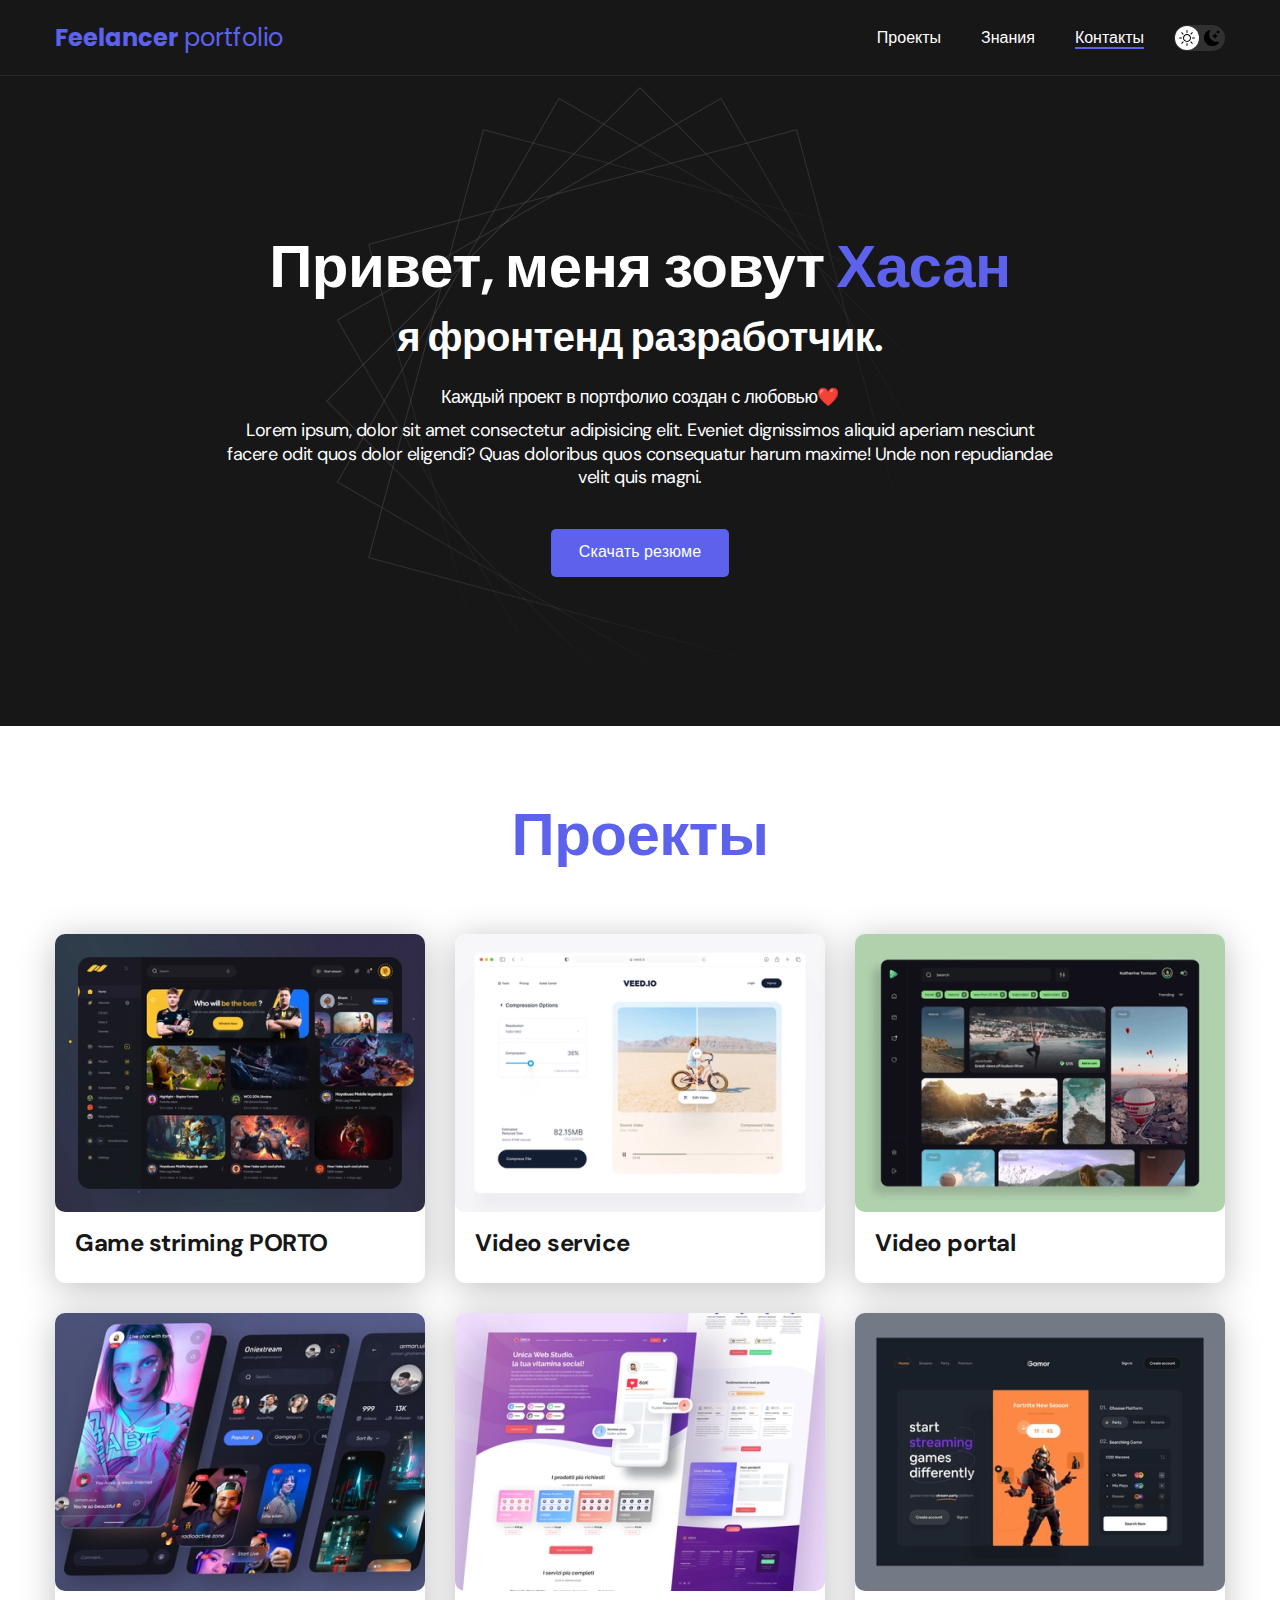
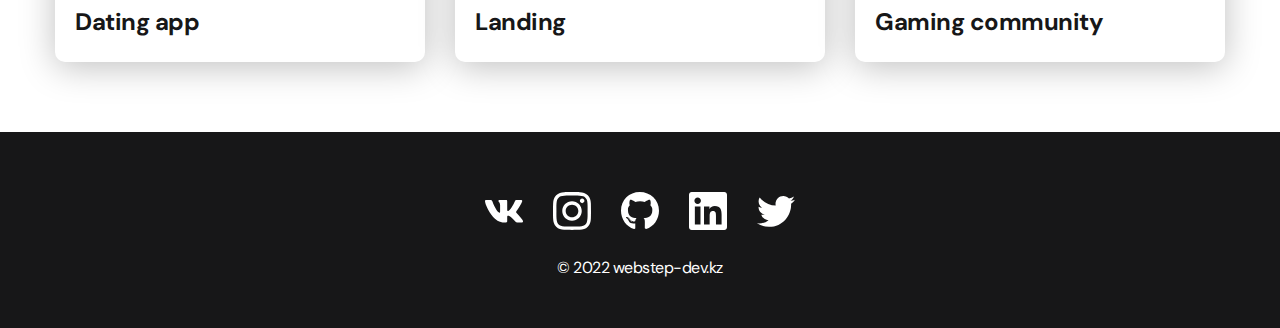
<file: index.html>
<!DOCTYPE html>
<html lang="en">
<head>
   <meta charset="UTF-8">
   <meta name="viewport" content="width=device-width, initial-scale=1.0">
   <title>Webstep portfolio</title>
   <link rel="stylesheet" href="./css/main.css">
</head>
<body>
   <nav class="nav">
      <div class="container">
        <div class="nav-row">
           <a href="/" class="logo"><strong>Feelancer</strong> portfolio</a>

           <button class="dark-mode-btn">
              <img src="./img/icons/sun.svg" alt="Light mode" class="dark-mode-btn_icon">
              <img src="./img/icons/moon.svg" alt="Dark mode" class="dark-mode-btn_icon">
           </button>

           <ul class="nav-list">
              <li class="nav-list__item"><a href="./index.html" class="nav-list__link">Проекты</a></li>
              <li class="nav-list__item"><a href="./skills.html" class="nav-list__link">Знания</a></li>
              <li class="nav-list__item"><a href="./contacts.html" class="nav-list__link nav-list__link--active">Контакты</a></li>
           </ul>
        </div>
     </div>
  </nav>
   <header class="header">
         <div class="header__wrapper">
            <h1 class="header__title">
               <strong>Привет, меня зовут <em>Хасан</em></strong>
               <br>я фронтенд разработчик. 
            </h1>
            <div class="header__text">
               <p>Каждый проект в портфолио создан с любовью❤️</p>
               <p>Lorem ipsum, dolor sit amet consectetur adipisicing elit. Eveniet dignissimos
                   aliquid aperiam nesciunt facere odit quos dolor eligendi? Quas doloribus quos 
                   consequatur harum maxime! Unde non repudiandae velit quis magni.</p>
            </div>
            <a href="#!" class="btn">Скачать резюме</a>
         </div>
   </header>
   <main class="section">
      <div class="container">
         <h2 class="title-1">Проекты</h2>
         <ul class="projects">
            <li class="project">
               <a href="./project-page.html">
                  <img src="./img/projects/01.jpg" alt="project img-1" class="project__img">
                  <h3 class="project__title">Game striming PORTO</h3>
               </a>
            </li>
            <li class="project">
               <a href="./project-page.html">
                  <img src="./img/projects/02.jpg" alt="project img-2" class="project__img">
                  <h3 class="project__title">Video service</h3>
               </a>
            </li>
            <li class="project">
               <a href="./project-page.html">
                  <img src="./img/projects/03.jpg" alt="project img-3" class="project__img">
                  <h3 class="project__title">Video portal</h3>
               </a>
            </li>
            <li class="project">
               <a href="./project-page.html">
                  <img src="./img/projects/04.jpg" alt="project img-4" class="project__img">
                  <h3 class="project__title">Dating app</h3>
               </a>
            </li>
            <li class="project">
                  <a href="./project-page.html">
                  <img src="./img/projects/05.jpg" alt="project img-5" class="project__img">
                  <h3 class="project__title">Landing</h3>
               </a>
            </li>
            <li class="project">
               <a href="./project-page.html">
                  <img src="./img/projects/06.jpg" alt="project img-6" class="project__img">
                  <h3 class="project__title">Gaming community</h3>
               </a>
            </li>
         </ul>
      </div>
   </main>
   <footer class="footer">
      <div class="container">
         <ul class="social">
            <li class="social__item"><a href="#!"><img src="./img/icons/vk.svg" alt="link"></a></li>        
            <li class="social__item"><a href="#!"><img src="./img/icons/instagram.svg" alt="link"></a></li>        
            <li class="social__item"><a href="#!"><img src="./img/icons/gitHub.svg" alt="link"></a></li>        
            <li class="social__item"><a href="#!"><img src="./img/icons/linkedIn.svg" alt="link"></a></li>        
            <li class="social__item"><a href="#!"><img src="./img/icons/twitter.svg" alt="link"></a></li>        
         </ul>
         <div class="cocyright">
            <p>© 2022 webstep-dev.kz</p>
         </div>
      </div>
   </footer>

<script src="./js/main.js"></script>
</body>
</html>
</file>
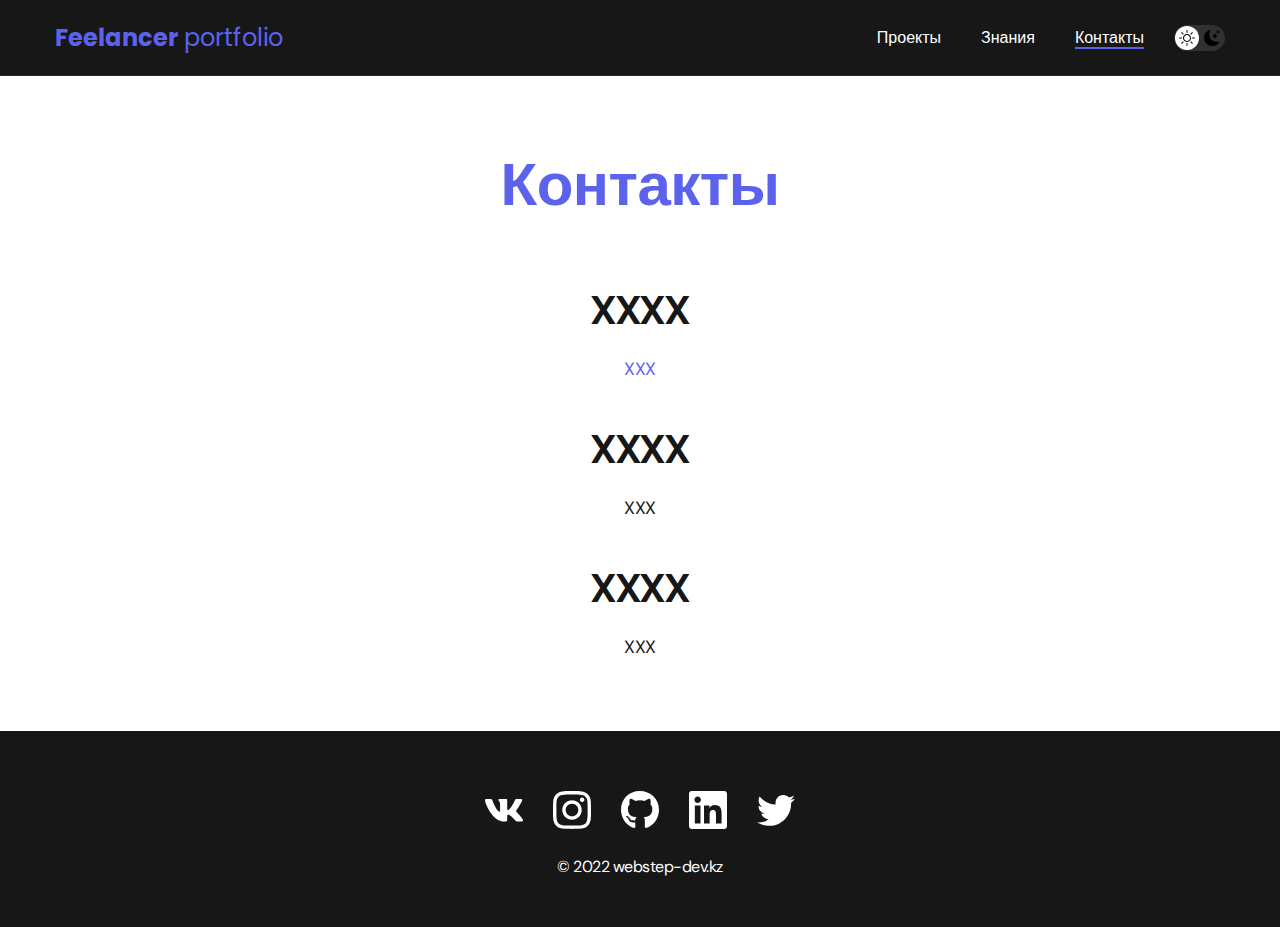
<file: contacts.html>
<!DOCTYPE html>
<html lang="en">
<head>
   <meta charset="UTF-8">
   <meta name="viewport" content="width=device-width, initial-scale=1.0">
   <title>Webstep contacts</title>
   <link rel="stylesheet" href="./css/main.css">
</head>
<body>
   <nav class="nav">
      <div class="container">
        <div class="nav-row">
           <a href="/" class="logo"><strong>Feelancer</strong> portfolio</a>

           <button class="dark-mode-btn">
              <img src="./img/icons/sun.svg" alt="Light mode" class="dark-mode-btn_icon">
              <img src="./img/icons/moon.svg" alt="Dark mode" class="dark-mode-btn_icon">
           </button>

           <ul class="nav-list">
              <li class="nav-list__item"><a href="./index.html" class="nav-list__link">Проекты</a></li>
              <li class="nav-list__item"><a href="./skills.html" class="nav-list__link">Знания</a></li>
              <li class="nav-list__item"><a href="./contacts.html" class="nav-list__link nav-list__link--active">Контакты</a></li>
           </ul>
        </div>
     </div>
  </nav>
   <main class="section">
      <div class="container">
         <h1 class="title-1">Контакты</h1>
         <ul class="comtent-list">
            <li class="content-list__item">
               <h2 class="title-2">XXXX</h2>
               <a href="#!">XXX</a>      
            </li>
            <li class="content-list__item">
               <h2 class="title-2">XXXX</h2>
               <p>XXX</p>      
            </li>
            <li class="content-list__item">
               <h2 class="title-2">XXXX</h2>
               <p>XXX</p>      
            </li>
         </ul>
      </div>
   </main>
   <footer class="footer">
      <div class="container">
         <ul class="social">
            <li class="social__item"><a href="#!"><img src="./img/icons/vk.svg" alt="link"></a></li>        
            <li class="social__item"><a href="#!"><img src="./img/icons/instagram.svg" alt="link"></a></li>        
            <li class="social__item"><a href="#!"><img src="./img/icons/gitHub.svg" alt="link"></a></li>        
            <li class="social__item"><a href="#!"><img src="./img/icons/linkedIn.svg" alt="link"></a></li>        
            <li class="social__item"><a href="#!"><img src="./img/icons/twitter.svg" alt="link"></a></li>        
         </ul>
         <div class="cocyright">
            <p>© 2022 webstep-dev.kz</p>
         </div>
      </div>
   </footer>
   <script src="./js/main.js"></script>
</body>
</html>
</file>
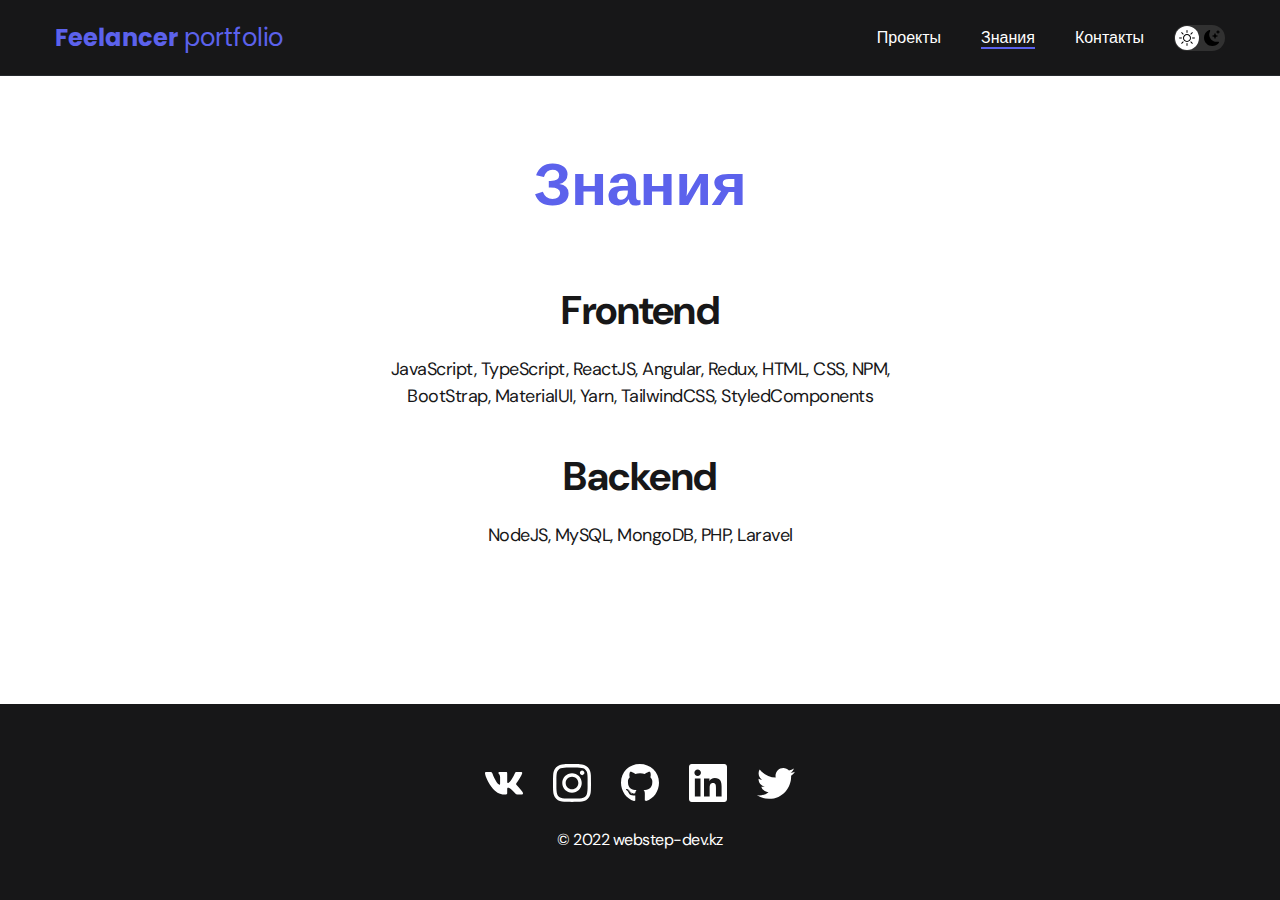
<file: skills.html>
<!DOCTYPE html>
<html lang="en">
<head>
   <meta charset="UTF-8">
   <meta name="viewport" content="width=device-width, initial-scale=1.0">
   <title>Webstep portfolio</title>
   <link rel="stylesheet" href="./css/main.css">
</head>
<body>
   <nav class="nav">
      <div class="container">
        <div class="nav-row">
           <a href="/" class="logo"><strong>Feelancer</strong> portfolio</a>

           <button class="dark-mode-btn">
              <img src="./img/icons/sun.svg" alt="Light mode" class="dark-mode-btn_icon">
              <img src="./img/icons/moon.svg" alt="Dark mode" class="dark-mode-btn_icon">
           </button>

           <ul class="nav-list">
              <li class="nav-list__item"><a href="./index.html" class="nav-list__link">Проекты</a></li>
              <li class="nav-list__item"><a href="./skills.html" class="nav-list__link nav-list__link--active">Знания</a></li>
              <li class="nav-list__item"><a href="./contacts.html" class="nav-list__link">Контакты</a></li>
           </ul>
        </div>
     </div>
  </nav>
   <main class="section">
      <div class="container">
         <h1 class="title-1">Знания</h1>
         <ul class="comtent-list">
            <li class="content-list__item">
               <h2 class="title-2">Frontend</h2>
               <p>JavaScript, TypeScript, ReactJS, Angular, Redux, HTML, CSS, NPM, BootStrap, MaterialUI, Yarn, TailwindCSS, StyledComponents</p>      
            </li>
            <li class="content-list__item">
               <h2 class="title-2">Backend</h2>
               <p>NodeJS, MySQL, MongoDB, PHP, Laravel</p>
            </li>
         </ul>
      </div>
   </main>
   <footer class="footer">
      <div class="container">
         <ul class="social">
            <li class="social__item"><a href="#!"><img src="./img/icons/vk.svg" alt="link"></a></li>        
            <li class="social__item"><a href="#!"><img src="./img/icons/instagram.svg" alt="link"></a></li>        
            <li class="social__item"><a href="#!"><img src="./img/icons/gitHub.svg" alt="link"></a></li>        
            <li class="social__item"><a href="#!"><img src="./img/icons/linkedIn.svg" alt="link"></a></li>        
            <li class="social__item"><a href="#!"><img src="./img/icons/twitter.svg" alt="link"></a></li>        
         </ul>
         <div class="cocyright">
            <p>© 2022 webstep-dev.kz</p>
         </div>
      </div>
   </footer>
   <script src="./js/main.js"></script>
</body>
</html>
</file>
<file: css/main.css>
@import "./reset.css";
@import "./fonts.css";

/* 
font-family: 'Poppins', sans-serif; 
font-family: 'DM Sans', sans-serif;
*/

:root {
   --black: #171718;
   --black-border: #26292D;
   --white: #ffffff;
   --pupule: #5c62ec;
   
   --text-color: var(--black);
   --dark-bg:var(--black);
   --dark-border:var(--black-border);
   --header-text:var(--white);
   --accent:var(--pupule);
   
   --font-default: 'DM Sans', sans-serif;
   --font-alt: 'Poppins', sans-serif; 
   /* light-mode */
   --page-bg: var(--white);
   --text-color: var(--black);

   --title-1: var(--accent);

   --project-card-bg: var(--white);
   --project-card-text: var(--black);

   --box-shadow: 0px 5px 35px 0px rgba(0, 0, 0, 0.25);
}
.dark {
   /* dark-mode */
   transition: all 0.2s ease-in;
   --page-bg: #1d1d20;
   --text-color: var(--white);

   --title-1: #e9d358;
   
   --project-card-bg: var(--black-border);
   --project-card-text: var(--white);

   --box-shadow: 0px 5px 35px 0px rgba(0, 0, 0, 1);
}

/* General */
html, body {
   display: flex;
   flex-direction: column;
   min-height: 100vh;

   font-family: var(--font-default);
   letter-spacing: -0.5px;
   /* color-mode */
   background-color: var(--page-bg);
   color: var(--text-color);
   transition: all 0.2s ease-in;
}

.container {
   margin: 0 auto;
   max-width: 1200px;
   padding: 0 15px;
}
.section {
   padding: 70px 0;
}

.title-1 {
   margin-bottom: 60px;
   font-size: 60px;
   font-weight: 700;
   line-height: 1.3;
   color: var(--title-1);
   text-align: center;
}
.title-2 {
   margin-bottom: 20px;
   font-size: 40px;
   line-height: 1.3;
   font-weight: 700;
}

.none {
   display: none !important;
}

/* button */
.btn {
   display: inline-block;
   height: 48px;
   padding: 12px 28px;
   border-radius: 5px;
   color: var(--white);
   background-color: var(--pupule);
   letter-spacing: 0.15px;
   font-size: 16px;
   font-weight: 500;
   transition: opacity ease-in 0.2s;
}
 
.btn-outline {
   display: flex;
   column-gap: 10px;
   align-items: center;

   height: 48px;
   padding: 12px 20px;

   border: var(--black) solid 1px ;
   border-radius: 5px;
   letter-spacing: 0.15px;
   font-size: 16px;
   font-weight: 500;
   transition: opacity ease-in 0.2s;
   color: var(--black);
   background-color: var(--white);
}

.btn-outline:hover, .btn:hover {
   opacity: 0.8;
}
.btn-outline:active, .btn:active {
   position: relative;
   top: 1px;
}
/* END-General */
/* NAV */
.nav{
   padding: 20px 0;
   border-bottom: var(--black-border) 1px solid;
   background-color: var(--dark-bg);
   color: var(--white);
   letter-spacing: normal;
}

.nav-row {
   display: flex;
   justify-content: flex-end;
   align-items: center;
   column-gap: 30px;
   row-gap: 20px;
   flex-wrap: wrap;
}

.logo {
   margin-right: auto;
   color: var(--title-1);
   font-size: 24px;
   font-family: var(--font-alt); 
}

.logo strong {
   font-weight: 700;
}
.nav-list {
   display: flex;
   align-items: center;
   column-gap: 40px;
   font-size: 16px;
   font-weight: 500;
   font-family: var(--font-alt); 
}
.nav-list__link {
   color: var(--header-text);
   transition: opacity ease-in 0.2s;
}
.nav-list__link:hover {
   opacity: 0.8;
}
.nav-list__link--active{
   position: relative;
}
.nav-list__link--active::before {
   content: " ";
   display: block;
   position: absolute;
   left: 0;
   bottom: 0;
   width: 100%;
   height: 2px;
   background-color: var(--accent);
}
.dark-mode-btn {
   display: flex;
   order: 10;
   justify-content: space-between;
   position: relative;
   width: 51px;
   height: 26px;
   background-color: #313131;
   border-radius: 50px;
   padding: 5px;
}
.dark-mode-btn::before {
   content: '';
   display: block;
   position: absolute;
   top: 1px;
   left: 1px;
   width: 24px;
   height: 24px;
   border-radius: 50%;
   background-color: var(--white);

   transition: left 0.2s ease-in;
}
.dark-mode-btn--active::before {
   left:26px;
}
.dark-mode-btn_icon {
   z-index: 10;
}
/* END-NAV */
/* header */
.header {
   display: flex;
   justify-content: center;
   align-items: center;
   background-color: var(--dark-bg);
   color: var(--white);
   min-height: 650px;
   text-align: center;
   background-image: url("./../img/header-bg.png");
   background-repeat: no-repeat;
   background-size: auto;
   background-position: center center;
}
.header__wrapper {
   padding: 0 15px;
   max-width: 860px;
}
.header__title {
   margin-bottom: 20px;
   font-size: 40px;
   font-weight: 700;
   line-height: 1.4;
}
.header__title strong {
   font-size: 60px;
   font-weight: 700;
}
.header__title em {
   font-style: normal;
   color: var(--title-1);
}
.header__text {
   margin-bottom: 40px;
   font-size: 18px;
   line-height: 1.333;
}
.header__text p + p {
   margin-top: 0.5em;
}
/* END-HEADER */

/* projects */
.projects {
   display: flex;
   justify-content: center;
   flex-wrap: wrap;
   column-gap: 30px;
   row-gap: 30px;
}
.project {
   max-width: 370px;
   background-color: var(--project-card-bg);
   border-radius: 10px;
   box-shadow: var(--box-shadow);
}
.project__img {
   border-radius: 10px;
}
.project__title {
   color: var(--project-card-text);
   font-size: 24px;
   font-weight: 700;
   line-height: 1.3;
   padding: 15px 20px 25px;
}
/* END-projects */

/* Footer */
.footer {
   margin-top: auto;
   padding: 60px 0 50px;
   background-color: var(--dark-bg);
   color: var(--header-text);
}
.social {
   display: flex;
   align-items: center;
   justify-content: center;
   column-gap: 30px;
   margin-bottom: 27px;
}
.cocyright {
   text-align: center;
   font-size: 16px;
}
.cocyright p + p {
   margin-top: 0.5em;
}
/* END-Footer */
/* END-PROJECTS */

/* Project Page */
.project-details {
   max-width: 850px;
   margin: 0 auto;
   display: flex;
   flex-direction: column;
   align-items: center;
   text-align: center;
}

.project-details__cover {
   max-width: 100%;
   margin-bottom: 40px;
   border-radius: 10px;
   background: url(<path-to-image>), lightgray 50% / cover no-repeat;
   box-shadow: var(--box-shadow);
}
.project-details__desc {
   font-size: 24px;
   font-weight: 700;
   line-height: 1.3;
   margin-bottom: 30px;
}
/* END-Project Page */

/* SKILLS-PAGE */
.comtent-list {
   max-width: 570px;
   display: flex;
   flex-direction: column;
   align-items: center;
   text-align: center;
   row-gap: 40px;
   margin: 0 auto;
}
.comtent-list a{
   color: var(--title-1);
}
.content-list__item {
   font-size: 18px;
   line-height: 1.5;
}
.content-list__item p +p {
   margin-top: 0.5em;
}
/* END-SKILLS-PAGE */

@media (max-width: 620px) {
   /* header */
   .header {
      padding: 20px 0px;
      min-height: unset;
   }
   .header__title {
      font-size: 25px;
   }
   .header__title strong{
      font-size: 30px;
   }
   .header__text {
      font-size: 14px;
   }
   /* Nav */
   .nav-row {
      justify-content: space-between;
   }
   .dark-mode-btn {
      order: 0;
   }
   /* general */
   .section {
      padding: 40px 0;
   }
   .title-1 {
      margin-bottom: 20px;
      font-size: 30px;
   }
   .title-2 {
      margin-bottom: 10px;
      font-size: 25px;
   }
   /* project page */
   .project__title {
      font-size: 20px;
   }
    /* content list */
    .comtent-list {
      row-gap: 20px;
   }
   .content-list__item {
      font-size: 16px;  
   }
   .project-details {
      padding: 0 10px;
      margin-bottom: 20px;
   }
   .project-details__desc {
      font-size: 18px;
   
   }
   /* footer */
   .footer {
     padding: 50px 50px 30px; 
   }
   .social__item{
      width: 28px;
   }
   .social{
      column-gap: 25px;
   }
}
</file>
